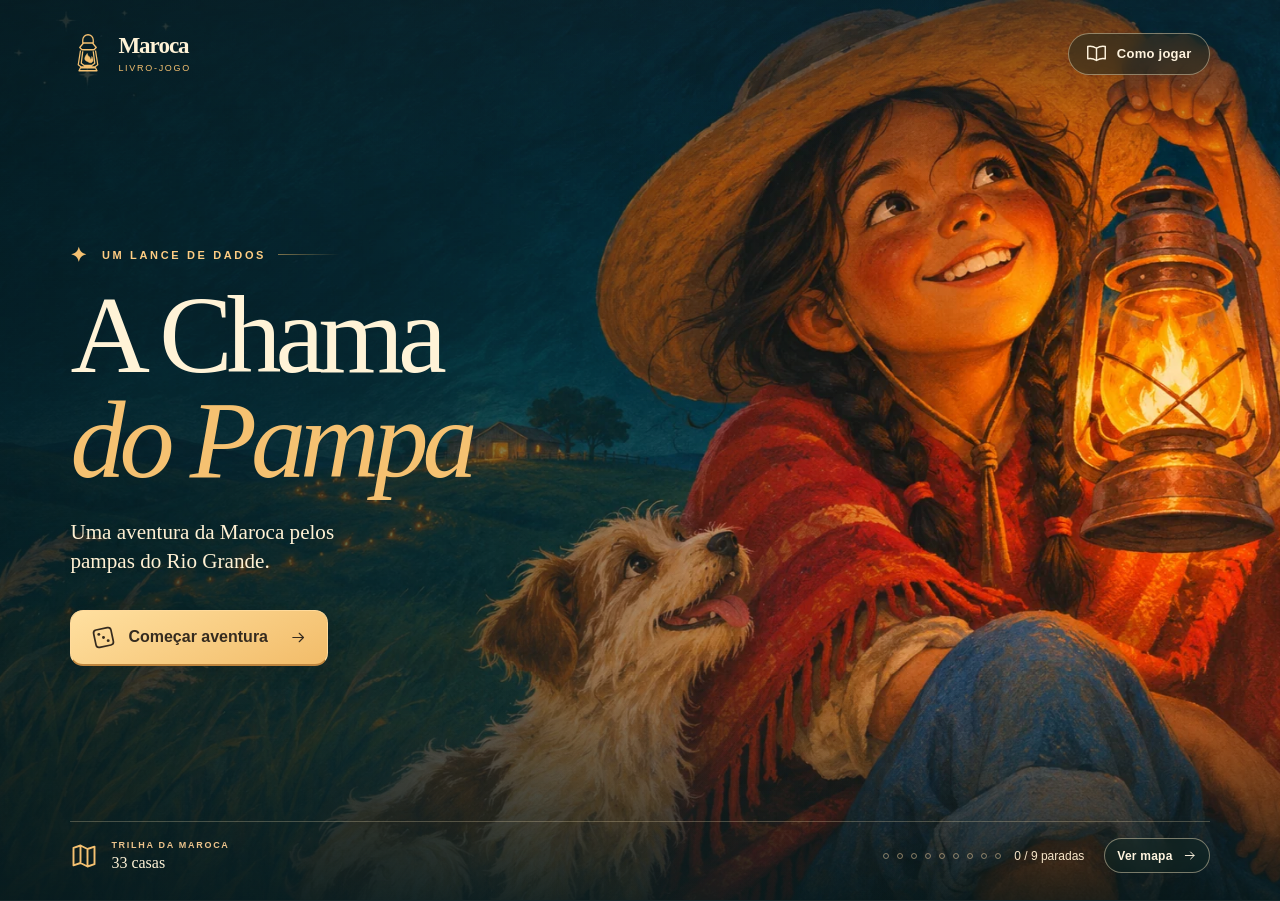
<file: index.html>
<!doctype html>
<html lang="pt-BR"><head><meta charset="utf-8"><meta name="viewport" content="width=device-width,initial-scale=1,viewport-fit=cover"><meta name="theme-color" content="#132b2c"><title>A Chama do Pampa · Um lance de dados</title>
<link rel="stylesheet" href="style.css"></head>
<body data-screen="cover">
<svg class="symbols" xmlns="http://www.w3.org/2000/svg" aria-hidden="true">
<symbol id="lantern" viewBox="0 0 48 54"><g stroke="currentColor" stroke-width="1.7" stroke-linejoin="round" fill="none"><path d="M17 15V9a7 7 0 0 1 14 0v6M13 19l5-6h12l5 6-3 3H16zM14 23l-3 19 4 3h18l4-3-3-19M17 24l-2 16 4 3h10l4-3-2-16M14 46h20l2 4H12z"/><path d="M24 38c-7-2-4-7-1-11 0 4 5 4 4 8 3-2 2-4 2-4 5 8-2 10-5 7z" fill="currentColor" stroke-width=".7"/></g></symbol>
<symbol id="map" viewBox="0 0 24 24"><path d="m3 5 6-2 6 3 6-2v15l-6 2-6-3-6 2zm6-2v15m6-12v15"/></symbol>
<symbol id="book" viewBox="0 0 24 24"><path d="M12 6c-3-2-6-3-10-2v14c4-1 7 0 10 2 3-2 6-3 10-2V4c-4-1-7 0-10 2Zm0 0v14"/></symbol>
<symbol id="arrow" viewBox="0 0 24 24"><path d="M4 12h15m-6-6 6 6-6 6"/></symbol>
<symbol id="die-icon" viewBox="0 0 24 24"><rect x="3.5" y="3.5" width="17" height="17" rx="3" transform="rotate(-12 12 12)"/><g fill="currentColor" stroke="none"><circle cx="7.5" cy="9" r="1.4"/><circle cx="12" cy="12" r="1.4"/><circle cx="16.5" cy="15" r="1.4"/></g></symbol>
</svg>
<main id="game">
<div class="scenery" aria-hidden="true"><img id="scene-art-prev" alt=""><img id="scene-art" src="assets/scene0.webp" alt=""><div class="shade"></div><div class="fireflies"><i></i><i></i><i></i><i></i><i></i><i></i></div></div>
<header class="mast"><div class="signature"><svg class="lantern" aria-hidden="true"><use href="#lantern"/></svg><div><b>Maroca</b><small>Livro-jogo</small></div></div>
<button id="help-button" class="quiet"><svg class="icon"><use href="#book"/></svg>Como jogar</button></header>
<div class="story-wrap story-scroll"><figure id="result-plate" hidden><img id="result-illustration" alt=""></figure><section class="story">
<div class="kicker"><span class="star" aria-hidden="true">✦</span><span id="eyebrow">Um lance de dados</span></div>
<h1 id="scene-title"><span>A Chama</span><span>do Pampa</span></h1>
<div id="scene-copy"><p>Uma aventura da Maroca pelos pampas do Rio Grande.</p></div>
<p id="scene-question" hidden></p>
<div class="actions"><button id="action" data-kind="start"><svg class="icon"><use href="#die-icon"/></svg><span id="action-label">Começar aventura</span><svg class="icon arrow"><use href="#arrow"/></svg></button><div id="die" aria-hidden="true"></div></div>
</section></div>
<footer class="journey"><div class="location"><svg class="icon"><use href="#map"/></svg><div><small>Trilha da Maroca</small><span id="position">Estância do Quero-Quero</span></div></div>
<div class="tracks"><div class="trail-dots" aria-hidden="true"><i></i><i></i><i></i><i></i><i></i><i></i><i></i><i></i><i></i></div><span><b id="stop-count">0</b> / 9 paradas</span></div>
<button id="map-button" class="quiet">Ver mapa<svg class="icon"><use href="#arrow"/></svg></button></footer>
</main>
<dialog id="overlay" aria-labelledby="overlay-title"><div class="overlay-content"><span class="star" aria-hidden="true">✦</span><h2 id="overlay-title"></h2><div id="overlay-copy"></div><button id="overlay-close">Voltar ao jogo</button></div></dialog>
<div id="announcer" class="sr" role="status" aria-live="polite" aria-atomic="true"></div>
<script src="data.js"></script><script src="game.js"></script>
</body></html>
</file>
<file: style.css>
:root{color-scheme:dark;--ivory:#fff3d7;--gold:#f5c171;--ink:#14282a;--line:#f3deb441;--gutter:clamp(1.35rem,5.5vw,7rem);font-family:"Trebuchet MS",Arial,sans-serif;color:var(--ivory);background:#14282a}
*{box-sizing:border-box}body{margin:0}button{font:inherit;cursor:pointer;color:inherit;touch-action:manipulation}button:focus-visible{outline:3px solid #fff2c2;outline-offset:5px}button[disabled]{cursor:wait}button,.icon{flex-shrink:0}.symbols{position:absolute;width:0;height:0;overflow:hidden}.icon{width:21px;height:21px;fill:none;stroke:currentColor;stroke-width:1.65;stroke-linejoin:round;stroke-linecap:round}.sr{position:absolute;width:1px;height:1px;overflow:hidden;clip-path:inset(50%)}[hidden]{display:none!important}
#game{position:relative;isolation:isolate;height:100vh;height:100dvh;min-height:380px;display:grid;grid-template-rows:auto minmax(0,1fr) auto;overflow:hidden}
.scenery,.scenery img,.shade,.fireflies{position:absolute;inset:0;width:100%;height:100%;pointer-events:none}.scenery{z-index:-1;overflow:hidden}.scenery img{object-fit:cover;object-position:center 41%}.scenery img:not([src]){display:none}.shade{background:linear-gradient(90deg,rgba(6,20,23,.93) 0%,rgba(7,21,23,.82) 30%,rgba(7,21,23,.61) 47%,rgba(7,21,23,.12) 75%),linear-gradient(0deg,#081d20b8,transparent 26%,transparent 78%,#09191e78)}
[data-screen=cover] .shade{background:linear-gradient(90deg,#061b20c4 0%,#0921279c 32%,#0d242943 53%,transparent 76%),linear-gradient(0deg,#061719d6,transparent 25%,transparent 80%,#0b202b99)}.art-enter{animation:scene-in .75s cubic-bezier(.2,.66,.3,1) both}@keyframes scene-in{from{opacity:0;transform:scale(1.018)}to{opacity:1;transform:scale(1)}}
.mast,.journey{display:flex;align-items:center;justify-content:space-between;gap:20px;padding-inline:var(--gutter)}.mast{padding-top:clamp(18px,3.6vh,39px);padding-bottom:12px}.signature{display:flex;align-items:center;gap:12px;color:var(--ivory)}.signature .lantern{width:36px;height:43px;color:var(--gold)}.signature b{font:600 23px/.98 Georgia,serif;letter-spacing:-1px}.signature small,.location small{display:block;font-size:9px;letter-spacing:.19em;text-transform:uppercase}.signature small{margin-top:5px;color:var(--gold)}.quiet{display:inline-flex;align-items:center;justify-content:center;gap:10px;font-size:13px;font-weight:600;letter-spacing:.02em;min-height:42px;padding:9px 17px;border:1px solid #f9e6c273;border-radius:999px;color:#fff4df;background:#10272477;backdrop-filter:blur(8px);transition:background .18s,transform .18s}.quiet:hover{background:#29423cdf;transform:translateY(-1px)}
.story-wrap{position:relative;overflow:auto;overscroll-behavior:contain;display:flex;flex-direction:column;scrollbar-width:thin;scrollbar-color:#f5c17188 transparent;padding:clamp(15px,4.5vh,52px) var(--gutter)}.story{width:min(560px,51vw);margin-block:auto}.kicker{display:flex;align-items:center;gap:12px;font-size:11px;letter-spacing:.24em;text-transform:uppercase;font-weight:700;color:#ffcd83}.kicker:after{content:"";width:62px;height:1px;background:linear-gradient(to right,#e4b6688a,transparent)}.star{font-size:20px;color:var(--gold)}
h1,h2,p{margin:0}h1{font-family:Georgia,"Times New Roman",serif;letter-spacing:-.047em;font-weight:500;font-size:clamp(38px,4.75vw,78px);line-height:1.03;text-wrap:balance;margin:.22em 0 .27em}h1 span{display:block}body[data-screen=cover] h1{font-size:clamp(76px,min(8.6vw,14vh),154px);line-height:.96;letter-spacing:-.055em;margin:16px 0 24px}body[data-screen=cover] h1 span:last-child{color:var(--gold);font-style:italic}.story #scene-copy{font:clamp(17px,1.38vw,23px)/1.48 Georgia,"Times New Roman",serif;color:#fff2db;text-shadow:0 1px 6px #18242244}.story #scene-copy p+p{margin-top:.62em}body[data-screen=cover] .story #scene-copy{font:clamp(18px,1.65vw,27px)/1.36 Georgia,serif;max-width:26ch;color:#fff1d4}#scene-question{font-weight:700;line-height:1.4;font-size:clamp(16px,1.15vw,20px);margin-top:12px;color:#ffd794}
.actions{display:flex;align-items:center;gap:15px;margin-top:22px}body[data-screen=cover] .actions{margin-top:34px}#action,#overlay-close{display:inline-flex;align-items:center;justify-content:center;gap:12px;border:1px solid #ffda9b;border-bottom:2px solid #be853e;border-radius:13px;background:linear-gradient(155deg,#ffe0a0,#f2bc69);color:#352b1f;font-size:16px;font-weight:700;min-height:52px;padding:14px 20px;box-shadow:0 4px 18px #0b181642;transition:transform .18s,filter .18s}#action:hover,#overlay-close:hover{transform:translateY(-2px);filter:brightness(1.05)}#action:active,#overlay-close:active{transform:scale(.98)}#action .icon:first-child{width:25px;height:25px}#action .arrow{width:17px;margin-left:10px}
.journey{margin:0 var(--gutter);padding:16px 0 clamp(16px,3vh,32px);border-top:1px solid var(--line);justify-content:initial}.location{display:flex;align-items:center;gap:13px}.location .icon{width:28px;height:28px;color:var(--gold)}.location small{color:#edc48c;font-weight:700;margin-bottom:4px}.location span{font:16px Georgia,serif}.tracks{display:flex;align-items:center;gap:13px;margin-left:auto;color:#f7e6c9;font-size:12px;white-space:nowrap}.tracks b{font-weight:inherit}.trail-dots{display:flex;align-items:center;gap:8px}.trail-dots i{width:6px;height:6px;border-radius:50%;border:1px solid #efd09e85}.trail-dots i.lit{background:#ffd38b;border-color:#ffd38b}.journey .quiet{padding:6px 12px;min-height:34px;font-size:12px}.journey .quiet .icon{width:14px}
.scene-enter .story .kicker,.scene-enter h1,.scene-enter #scene-copy,.scene-enter #scene-question,.scene-enter .actions{animation:words-in .45s cubic-bezier(.17,.8,.25,1) both}.scene-enter #scene-copy{animation-delay:.06s}.scene-enter .actions{animation-delay:.1s}@keyframes words-in{from{opacity:0;transform:translateY(9px)}to{opacity:1;transform:none}}
#die{width:47px;height:47px;display:grid;grid-template:repeat(3,1fr)/repeat(3,1fr);gap:2px;padding:8px;border-radius:10px;background:#fff1cd;box-shadow:inset -3px -3px 0 #c79861,1px 4px 10px #0005;transform:rotate(5deg)}#die .pip{border-radius:50%;aspect-ratio:1;background:transparent}#die .pip.on{background:#643621}#die.rolling{animation:toss .28s ease-in-out infinite alternate}@keyframes toss{from{transform:translateY(0) rotate(-30deg) scale(.95)}to{transform:translateY(-15px) rotate(40deg) scale(1.05)}}[data-screen=outcome] #die{animation:land .5s cubic-bezier(.2,.9,.3,1.3)}@keyframes land{from{transform:translateY(-12px) rotate(-30deg) scale(1.16)}to{transform:rotate(5deg)}}
.fireflies i{position:absolute;bottom:12%;left:38%;width:3px;height:3px;background:#ffd892;border-radius:50%;box-shadow:0 0 6px 1px #f7ba65;animation:drift 7s linear infinite;opacity:0}.fireflies i:nth-child(2){left:16%;animation-delay:-2s}.fireflies i:nth-child(3){left:58%;animation-delay:-4s}.fireflies i:nth-child(4){left:66%;animation-delay:-1.5s}.fireflies i:nth-child(5){left:28%;animation-delay:-6s}.fireflies i:nth-child(6){left:76%;animation-delay:-3.3s}@keyframes drift{0%,100%{opacity:0}30%,65%{opacity:.75}100%{transform:translate(26px,-140px)}}body[data-paused=true] #game *,body[data-paused=true] #game *::before{animation-play-state:paused!important}
dialog{border:1px solid #ddc19099;border-radius:18px;padding:0;width:min(580px,92vw);max-height:88dvh;overflow:auto;background:#f7e9ce;color:#2e3730;box-shadow:0 24px 90px #07171bb5}dialog::backdrop{background:#081c22bd;backdrop-filter:blur(6px)}dialog[open]{animation:modal-in .25s ease-out}@keyframes modal-in{from{transform:translateY(12px);opacity:0}to{transform:none;opacity:1}}.overlay-content{padding:clamp(22px,4vw,45px)}.overlay-content>.star{color:#92582a}.overlay-content h2{font:500 clamp(30px,4vw,53px)/1.05 Georgia,serif;letter-spacing:-.04em;margin:8px 0 17px}.overlay-content p,.overlay-content li{line-height:1.5}.overlay-content p+p{margin-top:.65em}.overlay-content ol:not(.map-grid){padding-left:1.45em}.overlay-content #overlay-close{margin-top:23px;font-size:15px;min-height:44px}#overlay[data-kind=map]{width:min(1000px,94vw)}.map-grid{list-style:none;display:grid;grid-template-columns:repeat(auto-fit,minmax(110px,1fr));gap:7px;padding:0}.map-space{padding:7px 10px;border:1px solid #b5b19b;border-radius:8px;font-size:12px;display:flex;flex-direction:column}.map-space b{font-size:16px}.map-space.stop{background:#873a2e;color:#fff7dd}.map-space.current{outline:3px solid #155a50;outline-offset:1px}.map-space.visited:not(.stop){background:#e3debd}
#overlay[data-kind=idle]{max-width:none;max-height:none;width:100%;height:100%;border:0;border-radius:0;margin:0;background:linear-gradient(90deg,#0b2226eb,#102c2d8c 52%,transparent),url('assets/mate.webp') center/cover;color:var(--ivory)}#overlay[data-kind=idle] .overlay-content{position:absolute;left:var(--gutter);bottom:12%;padding:0;max-width:min(480px,80vw)}#overlay[data-kind=idle] .star{color:var(--gold)}
@media(min-width:1600px){.story{width:min(675px,47vw)}}
@media(max-width:720px){:root{--gutter:22px}.mast{padding-top:max(env(safe-area-inset-top),15px)}.signature .lantern{width:27px;height:35px}.signature{gap:8px}.signature b{font-size:20px}.signature small,.location small{font-size:8px}.quiet{min-height:39px;padding:8px 12px;font-size:12px}.scenery img{object-position:63% 34%}.shade,[data-screen=cover] .shade{background:linear-gradient(0deg,#071d20f5 0%,#092125dd 23%,#0a2226a8 48%,#09202547 71%,#0b202b6e 100%)}.story-wrap{padding-block:12px 23px}.story{width:100%;margin-top:auto;margin-bottom:0}body[data-screen=cover] h1{font-size:clamp(66px,13vw,96px);margin:12px 0 16px}h1{font-size:clamp(34px,8vw,53px)}.kicker{font-size:9px}.story #scene-copy{font-size:17px}.actions,body[data-screen=cover] .actions{margin-top:17px}#action{padding:12px 16px;font-size:15px;min-height:48px}.journey{padding:12px 0 max(13px,env(safe-area-inset-bottom));gap:10px}.location{gap:7px}.location .icon{width:21px}.location span{font-size:13px}.tracks{font-size:10px}.trail-dots{display:none}.journey .quiet{font-size:11px}.journey .quiet .icon{display:none}body:not([data-screen=cover]) .shade{background:linear-gradient(0deg,#081f22fa 0%,#081e22e0 46%,#081e22a1 75%,#081e2266)}}
@media(max-height:560px) and (min-width:721px){body[data-screen=cover] h1{font-size:64px;margin:8px 0}.mast{padding-top:10px}.journey{padding:9px 0}.story-wrap{padding-block:12px}.actions,body[data-screen=cover] .actions{margin-top:12px}}
@media(prefers-reduced-motion:reduce){*,*::before,*::after{animation-duration:.001ms!important;animation-delay:0s!important;animation-iteration-count:1!important;transition-duration:.001ms!important;scroll-behavior:auto!important}.fireflies{display:none}}
.trail-dots i:nth-child(1){background:rgba(255,211,139,clamp(0,calc(var(--stops,0) - 0),1))}
.trail-dots i:nth-child(2){background:rgba(255,211,139,clamp(0,calc(var(--stops,0) - 1),1))}
.trail-dots i:nth-child(3){background:rgba(255,211,139,clamp(0,calc(var(--stops,0) - 2),1))}
.trail-dots i:nth-child(4){background:rgba(255,211,139,clamp(0,calc(var(--stops,0) - 3),1))}
.trail-dots i:nth-child(5){background:rgba(255,211,139,clamp(0,calc(var(--stops,0) - 4),1))}
.trail-dots i:nth-child(6){background:rgba(255,211,139,clamp(0,calc(var(--stops,0) - 5),1))}
.trail-dots i:nth-child(7){background:rgba(255,211,139,clamp(0,calc(var(--stops,0) - 6),1))}
.trail-dots i:nth-child(8){background:rgba(255,211,139,clamp(0,calc(var(--stops,0) - 7),1))}
.trail-dots i:nth-child(9){background:rgba(255,211,139,clamp(0,calc(var(--stops,0) - 8),1))}
#result-plate{--tilt:1.5deg;position:absolute;right:var(--gutter);top:50%;width:min(37vw,64vh,620px);margin:0;padding:5px;border-radius:5px;background:#f3dca9;box-shadow:0 12px 42px #001b1ab5,0 0 0 1px #ffffff58;transform:translateY(-50%) rotate(var(--tilt));transform-origin:48% 54%}#result-plate img{display:block;width:100%;aspect-ratio:1;object-fit:contain;background:#dfc388;border-radius:2px}.scene-enter #result-plate:not([hidden]){animation:reveal .65s cubic-bezier(.22,.76,.24,1.06) both}@keyframes reveal{from{opacity:0;transform:perspective(1000px) translate(0,calc(-50% + 22px)) rotateY(-13deg) rotate(-3deg) scale(.92)}to{opacity:1;transform:translateY(-50%) rotate(var(--tilt))}}
@media(max-width:720px){#result-plate{position:relative;top:auto;right:auto;transform:rotate(1.5deg);width:min(63vw,35vh);margin:auto 6px 20px auto;flex-shrink:0}.scene-enter #result-plate:not([hidden]){animation:mobile-card .5s ease-out both}[data-screen=outcome] .story{margin-top:0}.story-wrap:has(#result-plate:not([hidden])){padding-top:15px}}
@keyframes mobile-card{from{opacity:0;transform:translateY(12px) rotate(-3deg)}to{opacity:1;transform:rotate(1.5deg)}}
@media(max-width:720px) and (max-height:730px){#result-plate{width:min(55vw,24vh);margin-bottom:12px}[data-screen=outcome] .actions{margin-top:12px}}
@media(max-width:720px){[data-screen=cover] .scenery img{object-position:80% center}#overlay[data-kind=idle]{background-position:72% center}}
#action[data-kind=next] .icon:first-child,#action[data-kind=replay] .icon:first-child{display:none}
</file>
